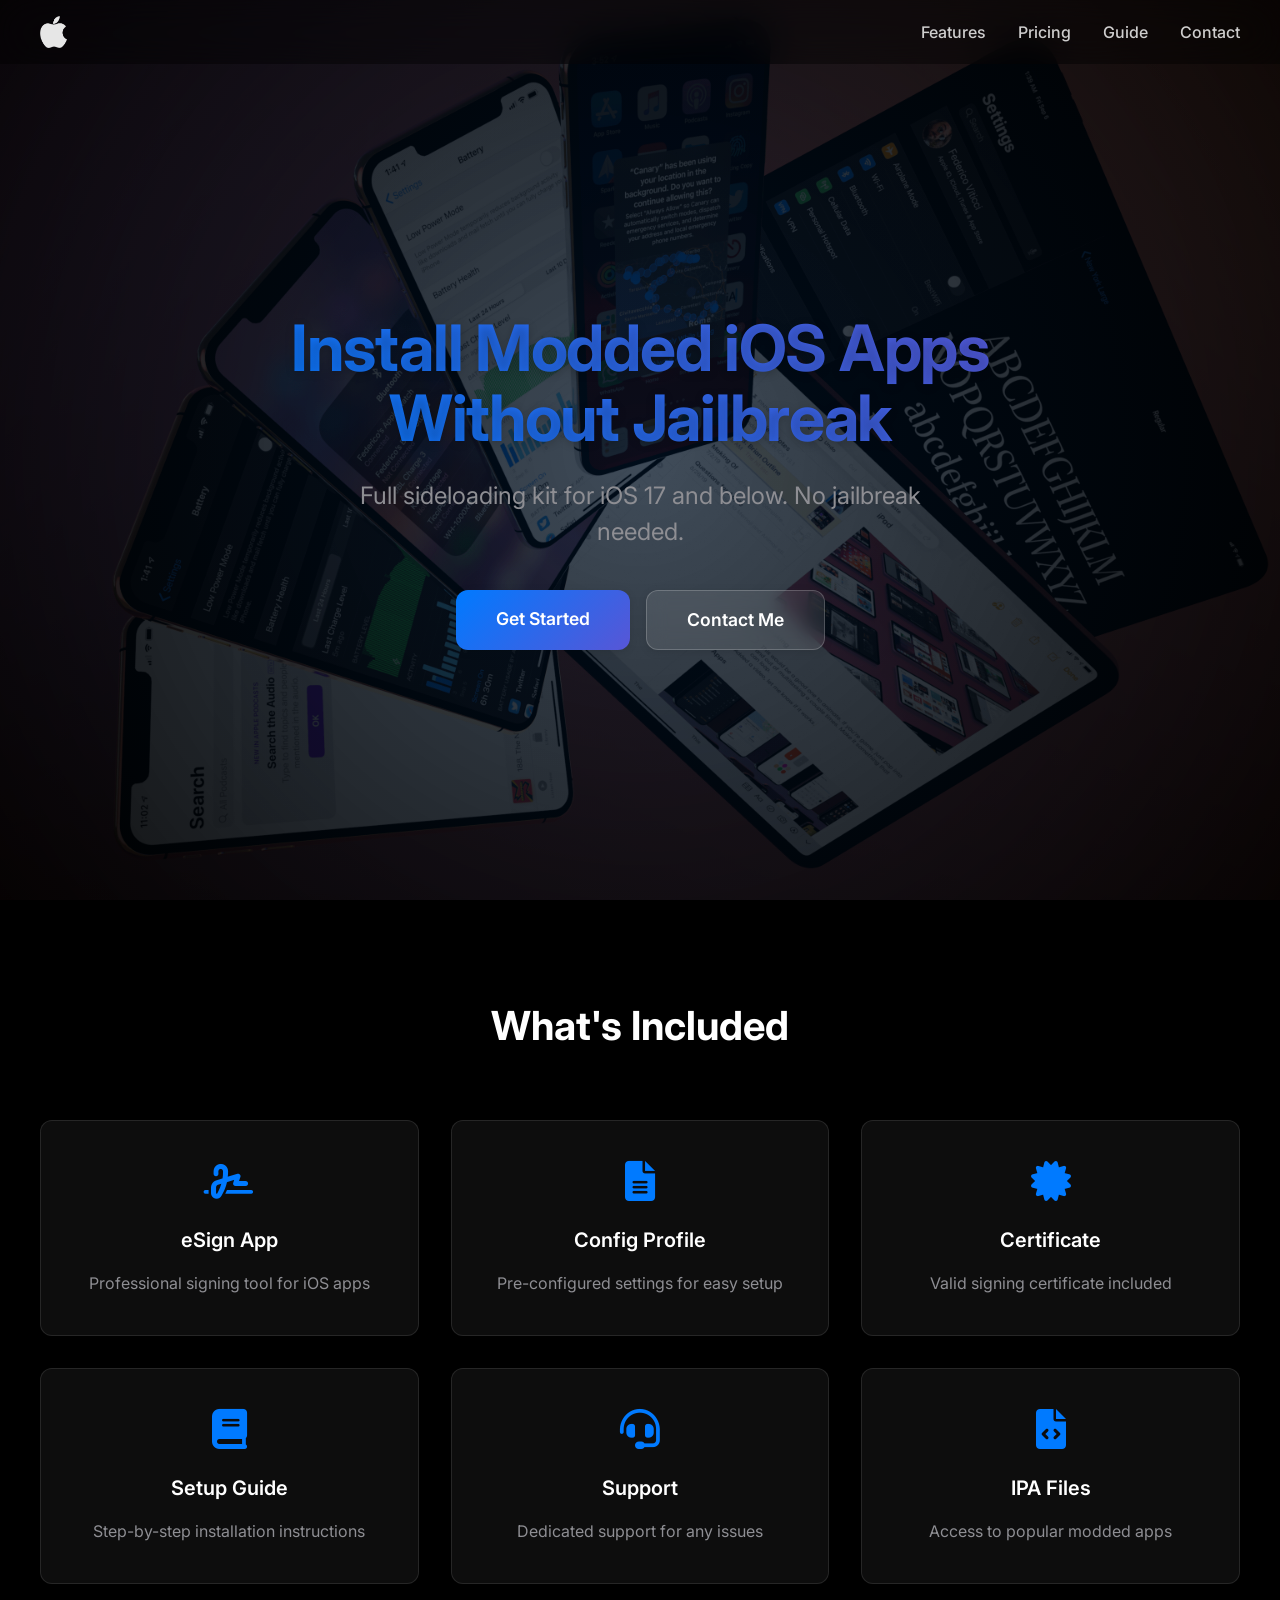
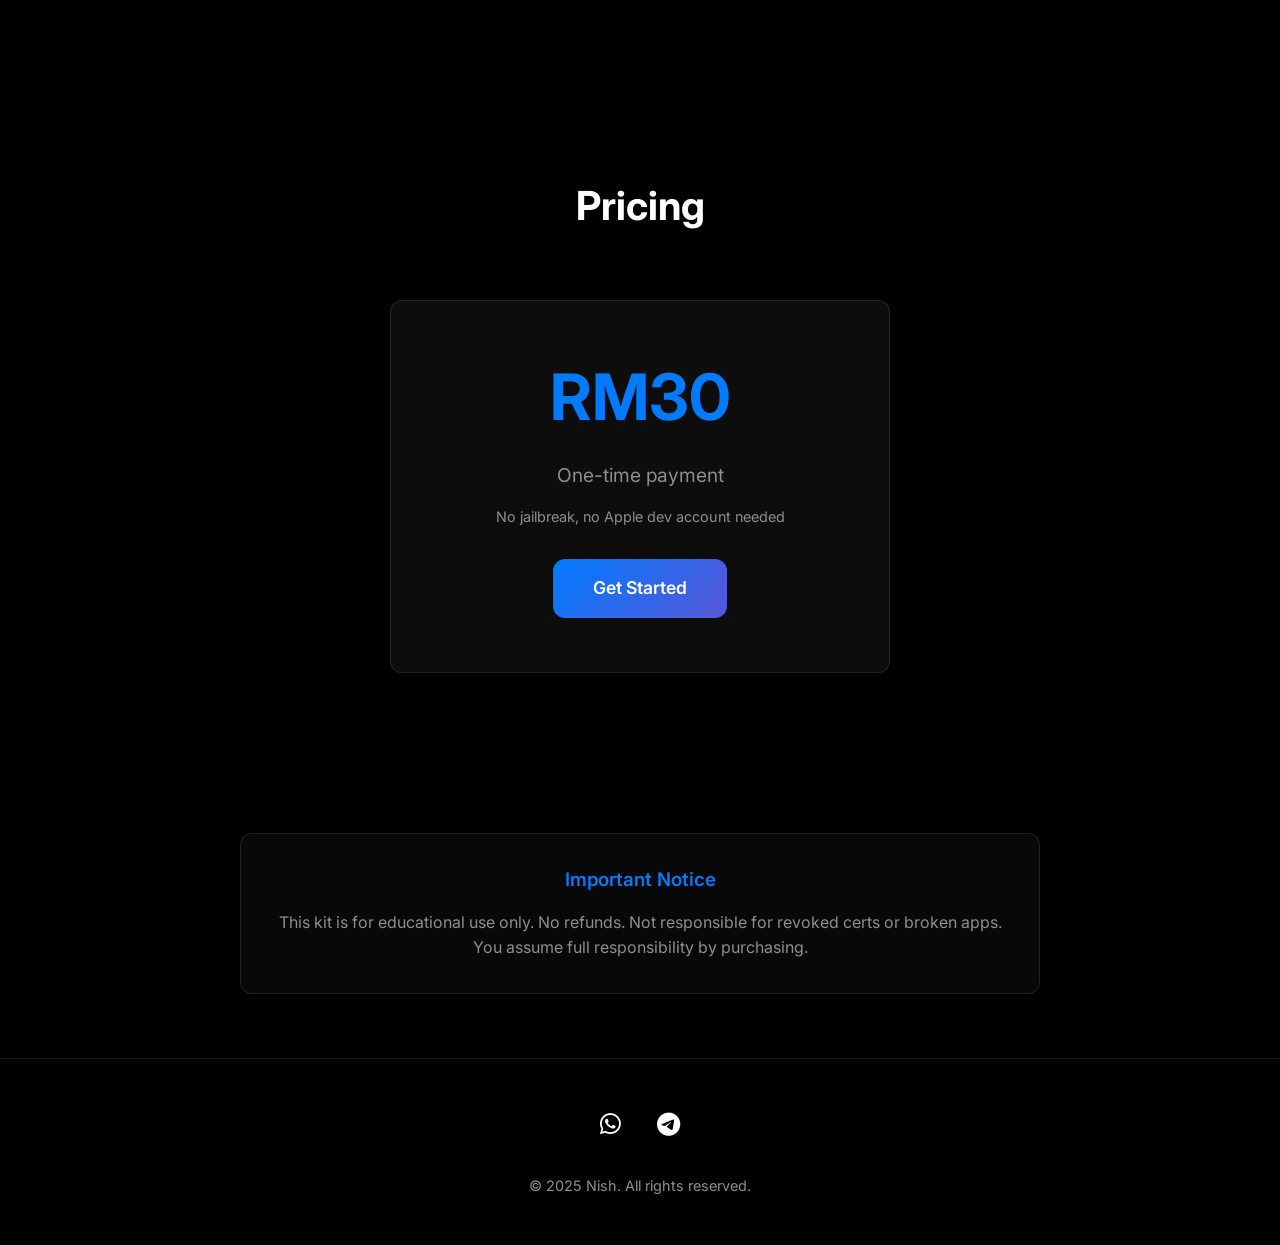
<file: index.html>
<!DOCTYPE html>
<html lang="en">
<head>
    <meta charset="UTF-8">
    <meta name="viewport" content="width=device-width, initial-scale=1.0">
    <title>iOS Sideloading Kit - Install Modded Apps Without Jailbreak</title>
    <link rel="stylesheet" href="styles.css">
    <link rel="stylesheet" href="https://cdnjs.cloudflare.com/ajax/libs/font-awesome/6.0.0/css/all.min.css">
    <link rel="preconnect" href="https://fonts.googleapis.com">
    <link rel="preconnect" href="https://fonts.gstatic.com" crossorigin>
    <link href="https://fonts.googleapis.com/css2?family=Inter:wght@400;500;600;700&display=swap" rel="stylesheet">
</head>
<body>
    <nav class="navbar">
        <div class="nav-content">
            <a href="index.html" class="logo">
                <img src="assets/logo.png" alt="iOS Sideloading Kit Logo" style="height: 32px;">
            </a>
            <div class="nav-links">
                <a href="#features">Features</a>
                <a href="#pricing">Pricing</a>
                <a href="guide.html">Guide</a>
                <a href="https://wa.me/60138343431">Contact</a>
            </div>
        </div>
    </nav>

    <header class="hero">
        <div class="hero-content">
            <h1>Install Modded iOS Apps Without Jailbreak</h1>
            <p class="subtitle">Full sideloading kit for iOS 17 and below. No jailbreak needed.</p>
            <div class="hero-buttons">
                <a href="guide.html" class="cta-button">Get Started</a>
                <a href="https://wa.me/60138343431" class="cta-button secondary">Contact Me</a>
            </div>
        </div>
    </header>

    <section id="features" class="features">
        <h2>What's Included</h2>
        <div class="features-grid">
            <div class="feature-card">
                <i class="fas fa-signature"></i>
                <h3>eSign App</h3>
                <p>Professional signing tool for iOS apps</p>
            </div>
            <div class="feature-card">
                <i class="fas fa-file-alt"></i>
                <h3>Config Profile</h3>
                <p>Pre-configured settings for easy setup</p>
            </div>
            <div class="feature-card">
                <i class="fas fa-certificate"></i>
                <h3>Certificate</h3>
                <p>Valid signing certificate included</p>
            </div>
            <div class="feature-card">
                <i class="fas fa-book"></i>
                <h3>Setup Guide</h3>
                <p>Step-by-step installation instructions</p>
            </div>
            <div class="feature-card">
                <i class="fas fa-headset"></i>
                <h3>Support</h3>
                <p>Dedicated support for any issues</p>
            </div>
            <div class="feature-card">
                <i class="fas fa-file-code"></i>
                <h3>IPA Files</h3>
                <p>Access to popular modded apps</p>
            </div>
        </div>
    </section>

    <section id="pricing" class="pricing">
        <h2>Pricing</h2>
        <div class="price-card">
            <div class="price">RM30</div>
            <p class="price-subtitle">One-time payment</p>
            <p class="price-note">No jailbreak, no Apple dev account needed</p>
            <a href="guide.html" class="cta-button">Get Started</a>
        </div>
    </section>

    <section class="disclaimer">
        <div class="disclaimer-box">
            <h3>Important Notice</h3>
            <p>This kit is for educational use only. No refunds. Not responsible for revoked certs or broken apps. You assume full responsibility by purchasing.</p>
        </div>
    </section>

    <footer>
        <div class="footer-content">
            <div class="social-links">
                <a href="https://wa.me/60138343431"><i class="fab fa-whatsapp"></i></a>
                <a href="https://t.me/Nishhooi"><i class="fab fa-telegram"></i></a>
            </div>
            <p class="copyright">© 2025 Nish. All rights reserved.</p>
        </div>
    </footer>

    <script src="script.js"></script>
    <script>
        // Add smooth scroll behavior
        document.querySelectorAll('a[href^="#"]').forEach(anchor => {
            anchor.addEventListener('click', function (e) {
                e.preventDefault();
                document.querySelector(this.getAttribute('href')).scrollIntoView({
                    behavior: 'smooth'
                });
            });
        });

        // Add navbar scroll effect
        window.addEventListener('scroll', function() {
            const navbar = document.querySelector('.navbar');
            if (window.scrollY > 50) {
                navbar.classList.add('scrolled');
            } else {
                navbar.classList.remove('scrolled');
            }
        });
    </script>
</body>
</html>
</file>
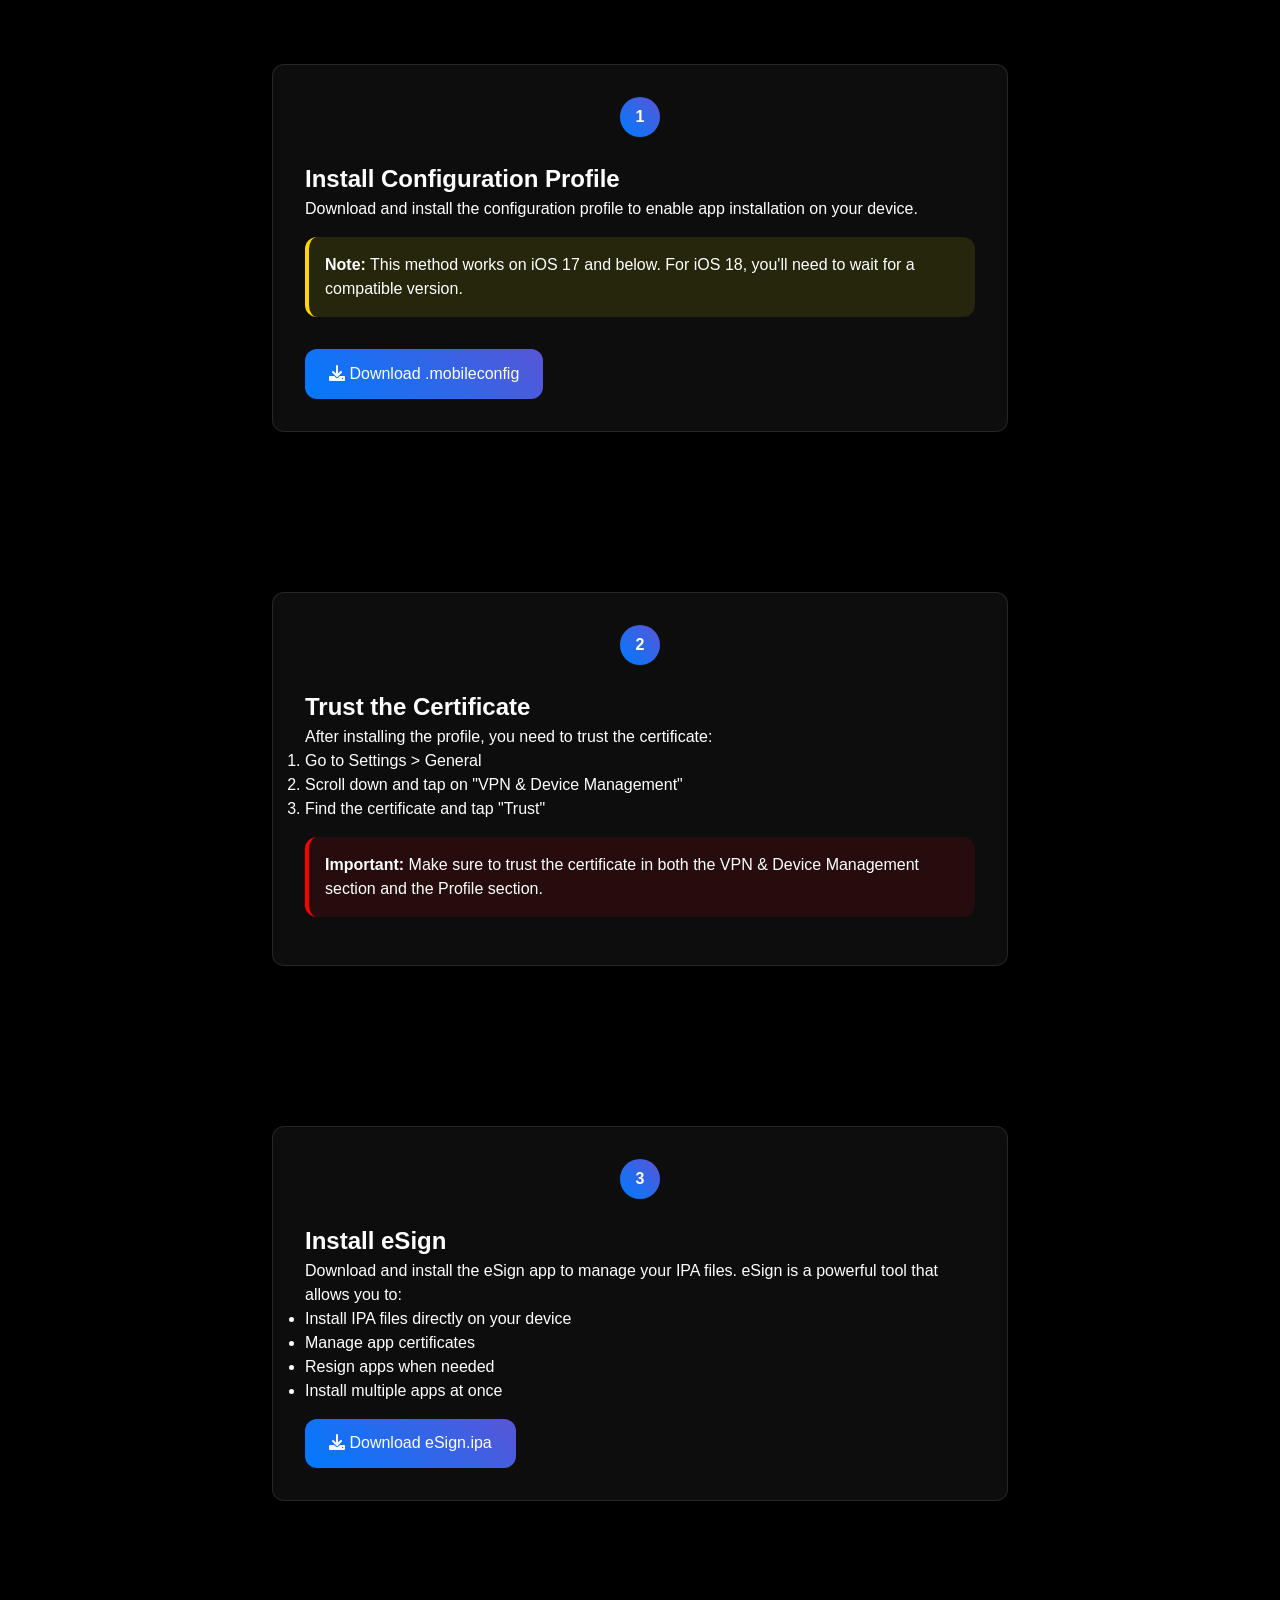
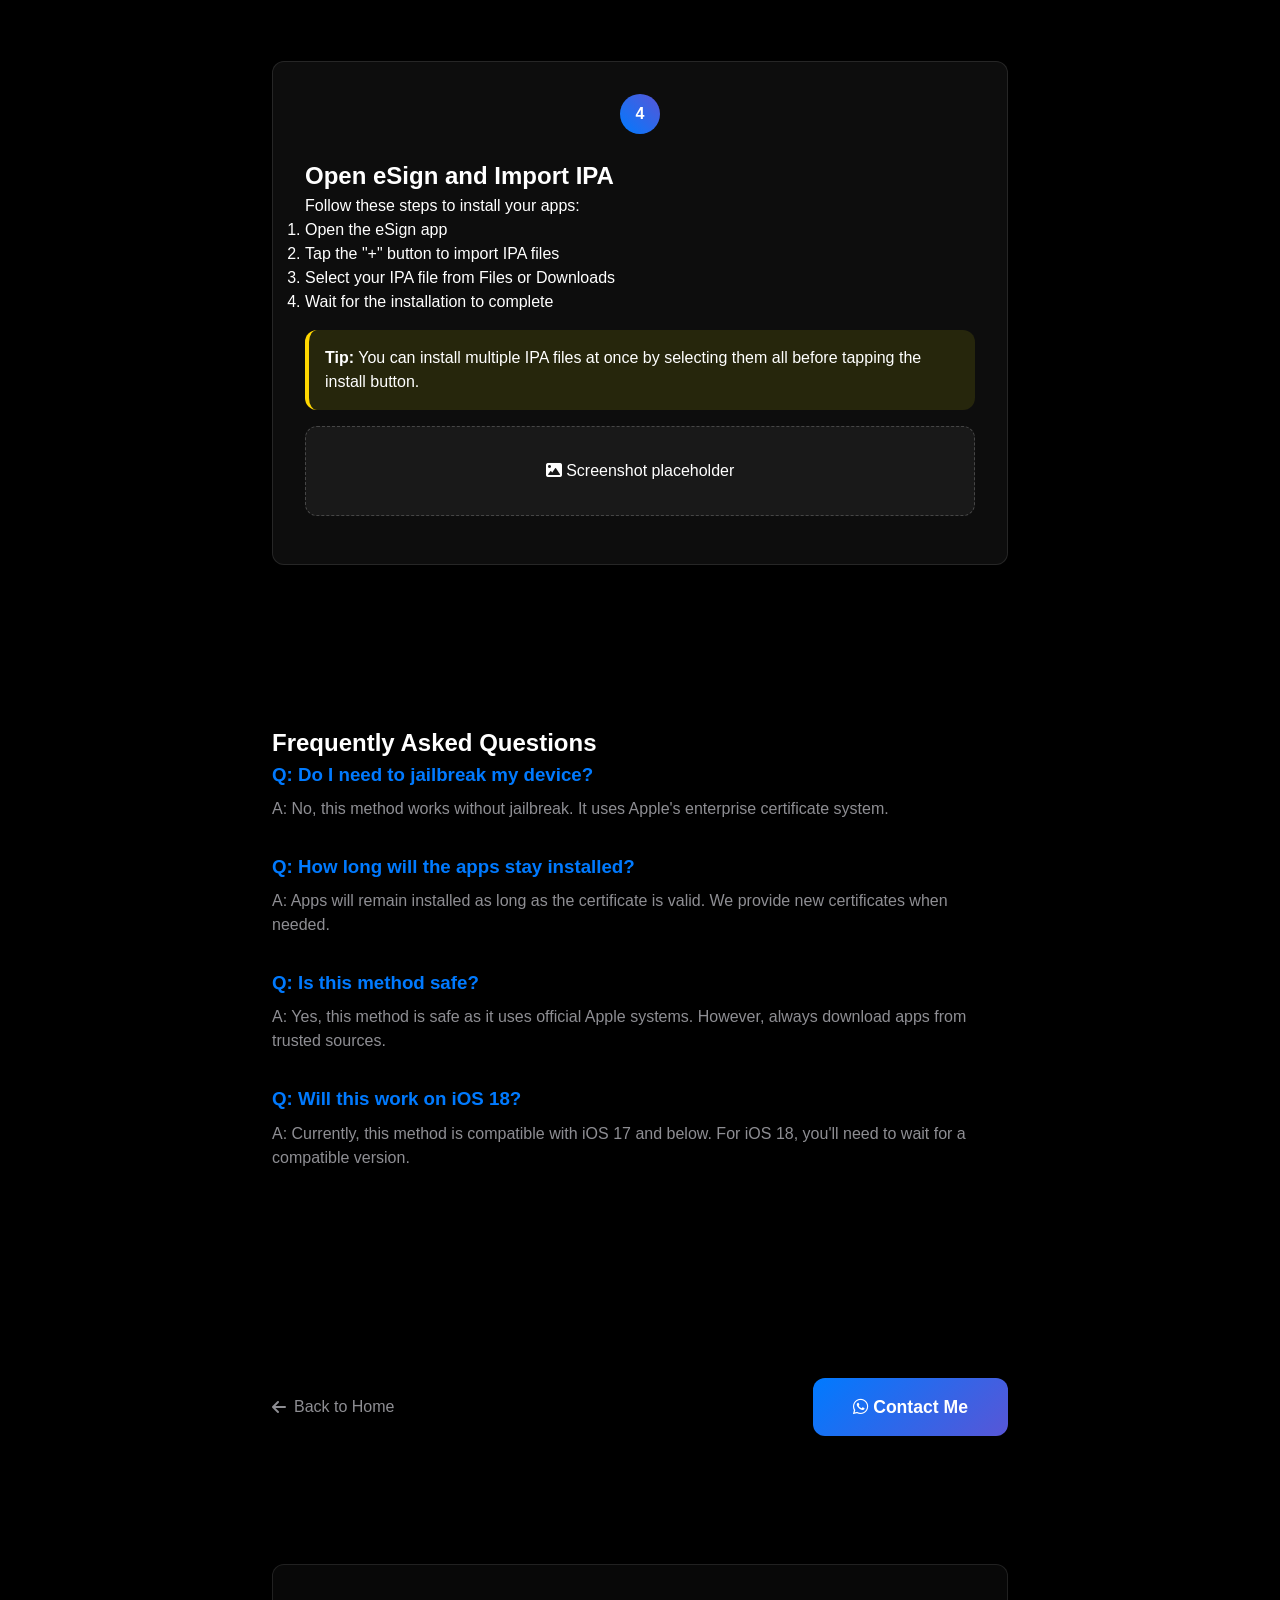
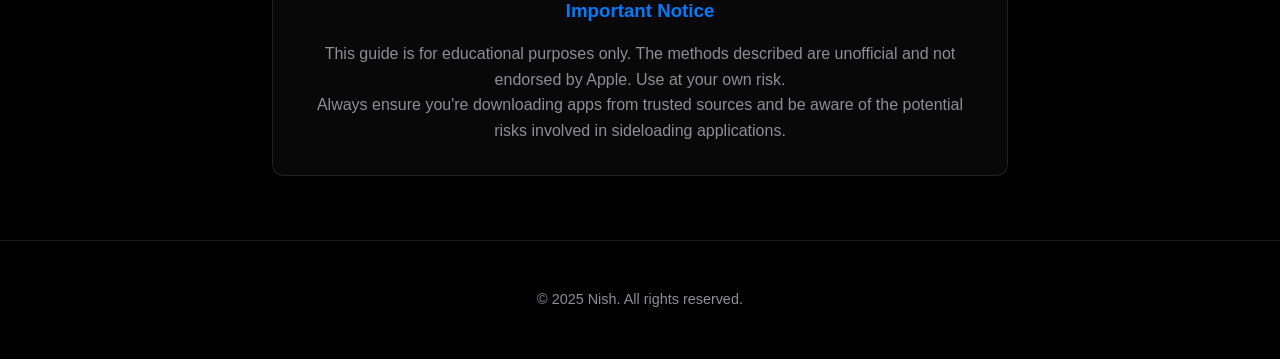
<file: guide.html>
<!DOCTYPE html>
<html lang="en">
<head>
    <meta charset="UTF-8">
    <meta name="viewport" content="width=device-width, initial-scale=1.0">
    <title>How to Use the iOS Mod Kit</title>
    <link rel="stylesheet" href="styles.css">
    <link rel="stylesheet" href="https://cdnjs.cloudflare.com/ajax/libs/font-awesome/6.0.0/css/all.min.css">
    <style>
        /* Guide-specific styles */
        .guide-section {
            padding: 4rem 2rem;
            max-width: 800px;
            margin: 0 auto;
        }

        .step-card {
            background: rgba(255, 255, 255, 0.05);
            border-radius: var(--border-radius);
            padding: 2rem;
            margin-bottom: 2rem;
            border: 1px solid rgba(255, 255, 255, 0.1);
            backdrop-filter: blur(10px);
        }

        .step-number {
            width: 40px;
            height: 40px;
            background: linear-gradient(45deg, var(--primary-color), var(--secondary-color));
            border-radius: 50%;
            display: flex;
            align-items: center;
            justify-content: center;
            margin-bottom: 1.5rem;
            font-weight: 600;
        }

        .download-button {
            display: inline-block;
            padding: 0.8rem 1.5rem;
            background: linear-gradient(45deg, var(--primary-color), var(--secondary-color));
            color: white;
            text-decoration: none;
            border-radius: var(--border-radius);
            margin-top: 1rem;
            transition: var(--transition);
        }

        .download-button:hover {
            transform: translateY(-2px);
        }

        .faq-item {
            margin-bottom: 2rem;
        }

        .faq-question {
            color: var(--primary-color);
            margin-bottom: 0.5rem;
            font-weight: 600;
        }

        .faq-answer {
            color: var(--text-secondary);
        }

        .screenshot-placeholder {
            background: rgba(255, 255, 255, 0.05);
            border-radius: var(--border-radius);
            padding: 2rem;
            text-align: center;
            margin: 1rem 0;
            border: 1px dashed rgba(255, 255, 255, 0.2);
        }

        .navigation-buttons {
            display: flex;
            justify-content: space-between;
            margin-top: 3rem;
        }

        .back-button {
            color: var(--text-secondary);
            text-decoration: none;
            display: flex;
            align-items: center;
            gap: 0.5rem;
        }

        .back-button:hover {
            color: var(--primary-color);
        }

        .note-box {
            background: rgba(255, 255, 0, 0.1);
            border-left: 4px solid #ffd700;
            padding: 1rem;
            margin: 1rem 0;
            border-radius: var(--border-radius);
        }

        .warning-box {
            background: rgba(255, 0, 0, 0.1);
            border-left: 4px solid #ff0000;
            padding: 1rem;
            margin: 1rem 0;
            border-radius: var(--border-radius);
        }
    </style>
</head>
<body>
    <!-- Main Content -->
    <main>
        <!-- Step 1: Install Configuration Profile -->
        <section class="guide-section">
            <div class="step-card">
                <div class="step-number">1</div>
                <h2>Install Configuration Profile</h2>
                <p>Download and install the configuration profile to enable app installation on your device.</p>
                <div class="note-box">
                    <p><strong>Note:</strong> This method works on iOS 17 and below. For iOS 18, you'll need to wait for a compatible version.</p>
                </div>
                <a href="#" class="download-button">
                    <i class="fas fa-download"></i> Download .mobileconfig
                </a>
            </div>
        </section>

        <!-- Step 2: Trust the Certificate -->
        <section class="guide-section">
            <div class="step-card">
                <div class="step-number">2</div>
                <h2>Trust the Certificate</h2>
                <p>After installing the profile, you need to trust the certificate:</p>
                <ol>
                    <li>Go to Settings > General</li>
                    <li>Scroll down and tap on "VPN & Device Management"</li>
                    <li>Find the certificate and tap "Trust"</li>
                </ol>
                <div class="warning-box">
                    <p><strong>Important:</strong> Make sure to trust the certificate in both the VPN & Device Management section and the Profile section.</p>
                </div>
            </div>
        </section>

        <!-- Step 3: Install eSign -->
        <section class="guide-section">
            <div class="step-card">
                <div class="step-number">3</div>
                <h2>Install eSign</h2>
                <p>Download and install the eSign app to manage your IPA files. eSign is a powerful tool that allows you to:</p>
                <ul>
                    <li>Install IPA files directly on your device</li>
                    <li>Manage app certificates</li>
                    <li>Resign apps when needed</li>
                    <li>Install multiple apps at once</li>
                </ul>
                <a href="#" class="download-button">
                    <i class="fas fa-download"></i> Download eSign.ipa
                </a>
            </div>
        </section>

        <!-- Step 4: Open eSign and Import IPA -->
        <section class="guide-section">
            <div class="step-card">
                <div class="step-number">4</div>
                <h2>Open eSign and Import IPA</h2>
                <p>Follow these steps to install your apps:</p>
                <ol>
                    <li>Open the eSign app</li>
                    <li>Tap the "+" button to import IPA files</li>
                    <li>Select your IPA file from Files or Downloads</li>
                    <li>Wait for the installation to complete</li>
                </ol>
                <div class="note-box">
                    <p><strong>Tip:</strong> You can install multiple IPA files at once by selecting them all before tapping the install button.</p>
                </div>
                <div class="screenshot-placeholder">
                    <i class="fas fa-image"></i> Screenshot placeholder
                </div>
            </div>
        </section>

        <!-- FAQ Section -->
        <section class="guide-section">
            <h2>Frequently Asked Questions</h2>
            <div class="faq-item">
                <h3 class="faq-question">Q: Do I need to jailbreak my device?</h3>
                <p class="faq-answer">A: No, this method works without jailbreak. It uses Apple's enterprise certificate system.</p>
            </div>
            <div class="faq-item">
                <h3 class="faq-question">Q: How long will the apps stay installed?</h3>
                <p class="faq-answer">A: Apps will remain installed as long as the certificate is valid. We provide new certificates when needed.</p>
            </div>
            <div class="faq-item">
                <h3 class="faq-question">Q: Is this method safe?</h3>
                <p class="faq-answer">A: Yes, this method is safe as it uses official Apple systems. However, always download apps from trusted sources.</p>
            </div>
            <div class="faq-item">
                <h3 class="faq-question">Q: Will this work on iOS 18?</h3>
                <p class="faq-answer">A: Currently, this method is compatible with iOS 17 and below. For iOS 18, you'll need to wait for a compatible version.</p>
            </div>
        </section>

        <!-- Navigation Buttons -->
        <section class="guide-section">
            <div class="navigation-buttons">
                <a href="index.html" class="back-button">
                    <i class="fas fa-arrow-left"></i> Back to Home
                </a>
                <a href="https://wa.me/60138343431" class="cta-button">
                    <i class="fab fa-whatsapp"></i> Contact Me
                </a>
            </div>
        </section>

        <!-- Disclaimer -->
        <section class="guide-section">
            <div class="disclaimer-box">
                <h3>Important Notice</h3>
                <p>This guide is for educational purposes only. The methods described are unofficial and not endorsed by Apple. Use at your own risk.</p>
                <p>Always ensure you're downloading apps from trusted sources and be aware of the potential risks involved in sideloading applications.</p>
            </div>
        </section>
    </main>

    <footer>
        <div class="footer-content">
            <p class="copyright">© 2025 Nish. All rights reserved.</p>
        </div>
    </footer>

    <script src="script.js"></script>
</body>
</html>
</file>
<file: styles.css>
:root {
    --primary-color: #007AFF;
    --secondary-color: #5856D6;
    --background-dark: #000000;
    --text-color: #FFFFFF;
    --text-secondary: #8E8E93;
    --card-bg: rgba(255, 255, 255, 0.05);
    --transition: all 0.3s cubic-bezier(0.4, 0, 0.2, 1);
    --border-radius: 12px;
    --spacing-unit: 1rem;
    --shadow-sm: 0 2px 8px rgba(0, 0, 0, 0.1);
    --shadow-md: 0 4px 12px rgba(0, 0, 0, 0.15);
    --shadow-lg: 0 8px 24px rgba(0, 0, 0, 0.2);
}

* {
    margin: 0;
    padding: 0;
    box-sizing: border-box;
}

body {
    font-family: 'SF Pro Display', -apple-system, BlinkMacSystemFont, 'Inter', 'Helvetica Neue', sans-serif;
    background-color: var(--background-dark);
    color: var(--text-color);
    line-height: 1.5;
    -webkit-font-smoothing: antialiased;
    -moz-osx-font-smoothing: grayscale;
    scroll-behavior: smooth;
}

/* Navigation */
.navbar {
    position: fixed;
    top: 0;
    left: 0;
    right: 0;
    background: rgba(0, 0, 0, 0.4);
    backdrop-filter: blur(20px);
    padding: 1rem 2rem;
    z-index: 1000;
    transition: var(--transition);
}

.navbar.scrolled {
    background: rgba(0, 0, 0, 0.6);
    box-shadow: var(--shadow-md);
}

.nav-content {
    max-width: 1200px;
    margin: 0 auto;
    display: flex;
    justify-content: space-between;
    align-items: center;
}

.nav-links {
    display: flex;
    gap: 2rem;
}

.nav-links a {
    color: var(--text-color);
    text-decoration: none;
    font-weight: 500;
    transition: var(--transition);
    opacity: 0.8;
}

.nav-links a:hover {
    opacity: 1;
    color: var(--primary-color);
}

.logo {
    display: flex;
    align-items: center;
    text-decoration: none;
    opacity: 0.9;
    transition: var(--transition);
}

.logo img {
    height: 32px;
    display: block;
}

.logo:hover {
    opacity: 1;
}

/* Hero Section */
.hero {
    min-height: 100vh;
    position: relative;
    overflow: hidden;
    display: flex;
    align-items: center;
    justify-content: center;
    text-align: center;
    padding: 2rem;
    padding-top: 6rem; /* Account for fixed navbar */
}

.hero::before {
    content: '';
    position: absolute;
    top: 0;
    left: 0;
    right: 0;
    bottom: 0;
    background: linear-gradient(rgba(0, 0, 0, 0.7), rgba(0, 0, 0, 0.7)),
                url('assets/hero5.png') center/cover;
    background-attachment: fixed;
    background-size: cover;
    z-index: -2;
    transform: translateZ(0);
    will-change: transform;
}

.hero::after {
    content: '';
    position: absolute;
    top: 0;
    left: 0;
    right: 0;
    bottom: 0;
    background: radial-gradient(circle at center, rgba(0, 122, 255, 0.1) 0%, rgba(0, 0, 0, 0.8) 100%);
    z-index: -1;
}

.hero-content {
    max-width: 800px;
    position: relative;
    z-index: 2;
    transform: translateZ(0);
    will-change: transform;
}

.hero h1 {
    font-size: clamp(2.5rem, 5vw, 4.2rem);
    margin-bottom: 1.5rem;
    font-weight: 700;
    letter-spacing: -0.02em;
    line-height: 1.1;
    background: linear-gradient(45deg, var(--primary-color), var(--secondary-color));
    -webkit-background-clip: text;
    -webkit-text-fill-color: transparent;
    text-shadow: 0 2px 10px rgba(0, 0, 0, 0.2);
}

.subtitle {
    font-size: clamp(1.2rem, 2vw, 1.5rem);
    color: var(--text-secondary);
    margin-bottom: 2.5rem;
    max-width: 600px;
    margin-left: auto;
    margin-right: auto;
}

.hero-buttons {
    display: flex;
    gap: 1rem;
    justify-content: center;
    flex-wrap: wrap;
}

/* Buttons */
.cta-button {
    display: inline-block;
    padding: 1rem 2.5rem;
    background: linear-gradient(135deg, var(--primary-color), var(--secondary-color));
    color: white;
    text-decoration: none;
    border-radius: var(--border-radius);
    font-weight: 600;
    font-size: 1.1rem;
    transition: var(--transition);
    border: none;
    cursor: pointer;
    position: relative;
    overflow: hidden;
    box-shadow: var(--shadow-sm);
}

.cta-button:hover {
    transform: translateY(-2px);
    box-shadow: var(--shadow-md);
}

.cta-button.secondary {
    background: rgba(255, 255, 255, 0.1);
    border: 1px solid rgba(255, 255, 255, 0.2);
    backdrop-filter: blur(10px);
}

.cta-button.secondary:hover {
    background: rgba(255, 255, 255, 0.15);
    border-color: rgba(255, 255, 255, 0.3);
}

.cta-button span {
    position: relative;
    z-index: 1;
}

/* Features Section */
.features {
    padding: 6rem 2rem;
    background-color: var(--background-dark);
}

.features h2 {
    text-align: center;
    margin-bottom: 4rem;
    font-size: clamp(2rem, 4vw, 2.5rem);
    font-weight: 700;
}

.features-grid {
    display: grid;
    grid-template-columns: repeat(auto-fit, minmax(280px, 1fr));
    gap: 2rem;
    max-width: 1200px;
    margin: 0 auto;
}

.feature-card {
    background-color: var(--card-bg);
    padding: 2.5rem 2rem;
    border-radius: var(--border-radius);
    text-align: center;
    transition: var(--transition);
    backdrop-filter: blur(10px);
    border: 1px solid rgba(255, 255, 255, 0.1);
    box-shadow: var(--shadow-sm);
}

.feature-card:hover {
    transform: translateY(-5px);
    background-color: rgba(255, 255, 255, 0.08);
    box-shadow: var(--shadow-md);
}

.feature-card i {
    font-size: 2.5rem;
    color: var(--primary-color);
    margin-bottom: 1.5rem;
}

.feature-card h3 {
    font-size: 1.25rem;
    margin-bottom: 1rem;
    font-weight: 600;
}

.feature-card p {
    color: var(--text-secondary);
    font-size: 1rem;
}

/* Steps Section */
.steps {
    padding: 5rem 2rem;
    background-color: var(--card-bg);
}

.steps h2 {
    text-align: center;
    margin-bottom: 3rem;
    font-size: 2.5rem;
}

.steps-container {
    display: grid;
    grid-template-columns: repeat(auto-fit, minmax(250px, 1fr));
    gap: 2rem;
    max-width: 1200px;
    margin: 0 auto;
}

.step {
    text-align: center;
    position: relative;
}

.step-number {
    width: 40px;
    height: 40px;
    background: linear-gradient(45deg, var(--primary-color), var(--secondary-color));
    border-radius: 50%;
    display: flex;
    align-items: center;
    justify-content: center;
    margin: 0 auto 1rem;
    font-weight: bold;
}

.step i {
    font-size: 2rem;
    color: var(--primary-color);
    margin-bottom: 1rem;
}

/* Pricing Section */
.pricing {
    padding: 6rem 2rem;
    background-color: var(--background-dark);
}

.pricing h2 {
    text-align: center;
    margin-bottom: 4rem;
    font-size: clamp(2rem, 4vw, 2.5rem);
    font-weight: 700;
}

.price-card {
    background-color: var(--card-bg);
    padding: 3rem;
    border-radius: var(--border-radius);
    text-align: center;
    max-width: 500px;
    margin: 0 auto;
    transition: var(--transition);
    backdrop-filter: blur(10px);
    border: 1px solid rgba(255, 255, 255, 0.1);
}

.price-card:hover {
    transform: scale(1.02);
    background-color: rgba(255, 255, 255, 0.08);
}

.price {
    font-size: clamp(3rem, 6vw, 4rem);
    font-weight: 700;
    color: var(--primary-color);
    margin-bottom: 1rem;
}

.price-subtitle {
    font-size: 1.2rem;
    color: var(--text-secondary);
    margin-bottom: 1rem;
}

.price-note {
    font-size: 0.9rem;
    color: var(--text-secondary);
    margin-bottom: 2rem;
}

/* Disclaimer Section */
.disclaimer {
    padding: 4rem 2rem;
    background-color: var(--background-dark);
}

.disclaimer-box {
    max-width: 800px;
    margin: 0 auto;
    padding: 2rem;
    background-color: rgba(255, 255, 255, 0.03);
    border-radius: var(--border-radius);
    text-align: center;
    border: 1px solid rgba(255, 255, 255, 0.1);
}

.disclaimer-box h3 {
    margin-bottom: 1rem;
    color: var(--primary-color);
    font-weight: 600;
}

.disclaimer-box p {
    color: var(--text-secondary);
    line-height: 1.6;
}

/* Footer */
footer {
    background-color: var(--background-dark);
    padding: 3rem 2rem;
    text-align: center;
    border-top: 1px solid rgba(255, 255, 255, 0.1);
}

.footer-content {
    max-width: 1200px;
    margin: 0 auto;
}

.social-links {
    margin-bottom: 2rem;
}

.social-links a {
    color: var(--text-color);
    font-size: 1.5rem;
    margin: 0 1rem;
    transition: var(--transition);
    display: inline-block;
}

.social-links a:hover {
    color: var(--primary-color);
    transform: translateY(-3px);
}

.copyright {
    color: var(--text-secondary);
    font-size: 0.9rem;
}

/* Responsive Design */
@media (min-width: 769px) {
    .hero {
        perspective: 1px;
        transform-style: preserve-3d;
    }

    .hero::before {
        transform: translateZ(-1px) scale(2);
    }

    .hero-content {
        transform: translateZ(0);
    }
}

@media (max-width: 768px) {
    .navbar {
        padding: 1rem;
    }
    
    .nav-links {
        display: none;
    }
    
    .hero {
        padding: 1rem;
        padding-top: 5rem;
    }
    
    .hero h1 {
        font-size: clamp(2rem, 4vw, 3rem);
    }
    
    .subtitle {
        font-size: clamp(1rem, 2vw, 1.2rem);
    }
    
    .features-grid {
        grid-template-columns: 1fr;
        gap: 1.5rem;
    }
    
    .feature-card {
        padding: 2rem 1.5rem;
    }
    
    .hero-buttons {
        flex-direction: column;
        gap: 1rem;
    }
    
    .hero-buttons .cta-button {
        width: 100%;
    }
}

@media (min-width: 769px) and (max-width: 1024px) {
    .features-grid {
        grid-template-columns: repeat(2, 1fr);
    }
}

@media (min-width: 1025px) {
    .features-grid {
        grid-template-columns: repeat(3, 1fr);
    }
}

/* Animations */
@keyframes fadeIn {
    from {
        opacity: 0;
        transform: translateY(20px);
    }
    to {
        opacity: 1;
        transform: translateY(0);
    }
}

.feature-card,
.step,
.price-card,
.disclaimer-box {
    animation: fadeIn 0.6s ease-out forwards;
}

section {
    opacity: 0;
    transform: translateY(20px);
    transition: opacity 0.6s ease-out, transform 0.6s ease-out;
}

section.visible {
    opacity: 1;
    transform: translateY(0);
}
</file>
